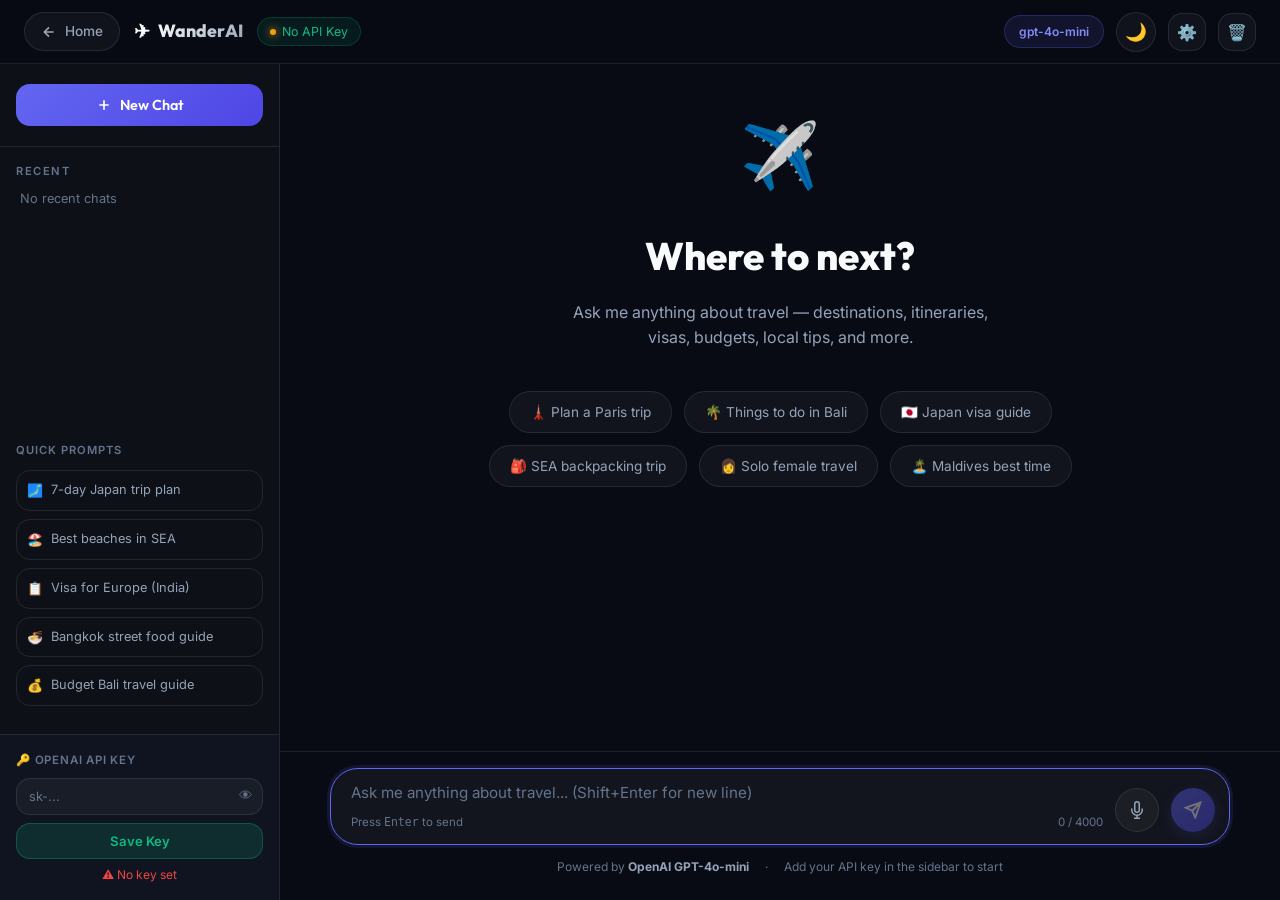
<file: chat.html>
<!DOCTYPE html>
<html lang="en">
<head>
  <meta charset="UTF-8" />
  <meta name="viewport" content="width=device-width, initial-scale=1.0" />
  <title>WanderAI Chat — Your AI Travel Companion</title>
  <meta name="description" content="Chat with WanderAI — your intelligent GPT-4 travel assistant for personalized itineraries, tips, visa info and more." />
  <link rel="preconnect" href="https://fonts.googleapis.com" />
  <link rel="preconnect" href="https://fonts.gstatic.com" crossorigin />
  <link href="https://fonts.googleapis.com/css2?family=Outfit:wght@300;400;500;600;700;800;900&family=Inter:wght@300;400;500;600&display=swap" rel="stylesheet" />
  <link rel="stylesheet" href="style.css" />
  <link rel="stylesheet" href="chat.css" />
</head>
<body class="chat-page">

  <nav class="chat-navbar">
    <div class="chat-nav-left">
      <a href="index.html" class="back-btn" id="back-btn">
        <svg width="16" height="16" viewBox="0 0 24 24" fill="none" stroke="currentColor" stroke-width="2.5"><path d="M19 12H5M12 5l-7 7 7 7"/></svg>
        Home
      </a>
      <a href="index.html" class="chat-brand">
        <span class="logo-icon">✈</span>
        <span class="logo-text">WanderAI</span>
      </a>
      <div class="ai-status" id="ai-status">
        <div class="status-dot"></div>
        GPT-4 Online
      </div>
    </div>
    <div class="chat-nav-right">
      <span class="model-badge" id="model-badge">gpt-4o-mini</span>
      <button class="theme-toggle" id="theme-toggle" title="Toggle theme" aria-label="Toggle light/dark mode">🌙</button>
      <button class="icon-btn" id="settings-btn" title="Settings" aria-label="Open settings">
        ⚙️
      </button>
      <button class="icon-btn danger" id="clear-btn" title="Clear Chat" aria-label="Clear conversation">
        🗑️
      </button>
    </div>
  </nav>

  <!-- ══ LAYOUT ══ -->
  <div class="chat-layout">

    <!-- ── SIDEBAR ── -->
    <aside class="chat-sidebar" id="chat-sidebar">

      <div class="sidebar-top">
        <button class="new-chat-btn" id="new-chat-btn">
          <svg width="16" height="16" viewBox="0 0 24 24" fill="none" stroke="currentColor" stroke-width="2.5"><path d="M12 5v14M5 12h14"/></svg>
          New Chat
        </button>
      </div>

      <p class="sidebar-section-label">Recent</p>
      <div class="sidebar-chats" id="sidebar-chats">
        <!-- History populated by JS -->
      </div>

      <div class="sidebar-quick-prompts">
        <div class="quick-prompt-label">Quick Prompts</div>
        <div class="quick-prompt-item" data-prompt="Plan a 7-day trip to Japan with a budget of $2000">
          <span class="qp-icon">🗾</span>
          7-day Japan trip plan
        </div>
        <div class="quick-prompt-item" data-prompt="What are the top 5 most beautiful beaches in Southeast Asia?">
          <span class="qp-icon">🏖️</span>
          Best beaches in SEA
        </div>
        <div class="quick-prompt-item" data-prompt="What visa do I need to visit Europe as an Indian citizen?">
          <span class="qp-icon">📋</span>
          Visa for Europe (India)
        </div>
        <div class="quick-prompt-item" data-prompt="What are the must-try street foods in Bangkok, Thailand?">
          <span class="qp-icon">🍜</span>
          Bangkok street food guide
        </div>
        <div class="quick-prompt-item" data-prompt="Give me a budget travel guide for Bali, Indonesia">
          <span class="qp-icon">💰</span>
          Budget Bali travel guide
        </div>
      </div>

      <div class="sidebar-api-section">
        <div class="api-input-label">
          🔑 OpenAI API Key
        </div>
        <div class="api-key-wrap">
          <input
            type="password"
            id="api-key-input"
            placeholder="sk-..."
            autocomplete="off"
            spellcheck="false"
          />
          <button class="api-toggle-vis" id="api-toggle-vis" title="Show/hide key">👁</button>
        </div>
        <button class="api-save-btn" id="api-save-btn">Save Key</button>
        <div class="api-key-status" id="api-key-status">No key set</div>
      </div>

    </aside>

    <!-- ── MAIN ── -->
    <main class="chat-main" id="chat-main">

      <!-- Welcome Screen -->
      <div class="chat-welcome" id="chat-welcome">
        <div class="welcome-icon">✈️</div>
        <h1 class="welcome-title">Where to next?</h1>
        <p class="welcome-sub">
          Ask me anything about travel — destinations, itineraries, visas, budgets, local tips, and more.
        </p>
        <div class="welcome-suggestions" id="welcome-suggestions">
          <button class="suggestion-chip" data-msg="Plan a romantic 5-day trip to Paris for two people">
            🗼 Plan a Paris trip
          </button>
          <button class="suggestion-chip" data-msg="What are the best things to do in Bali, Indonesia?">
            🌴 Things to do in Bali
          </button>
          <button class="suggestion-chip" data-msg="What visa do I need to visit Japan from the USA?">
            🇯🇵 Japan visa guide
          </button>
          <button class="suggestion-chip" data-msg="Give me a 10-day Southeast Asia backpacking itinerary under $1500">
            🎒 SEA backpacking trip
          </button>
          <button class="suggestion-chip" data-msg="What are the safest countries to travel solo as a woman?">
            👩 Solo female travel
          </button>
          <button class="suggestion-chip" data-msg="What's the best time to visit the Maldives?">
            🏝️ Maldives best time
          </button>
        </div>
      </div>

      <!-- Messages Container -->
      <div class="chat-messages" id="chat-messages"></div>

      <!-- Input Area -->
      <div class="chat-input-area">
        <div class="input-wrap" id="input-wrap">
          <div class="input-left">
            <textarea
              id="chat-input"
              placeholder="Ask me anything about travel... (Shift+Enter for new line)"
              rows="1"
              maxlength="4000"
              autocomplete="off"
              spellcheck="true"
            ></textarea>
            <div class="input-footer">
              <span class="input-hint">Press <kbd>Enter</kbd> to send</span>
              <span class="char-counter" id="char-counter">0 / 4000</span>
            </div>
          </div>
          <button class="voice-btn" id="voice-btn" title="Voice input" aria-label="Start voice input">
            <svg width="18" height="18" viewBox="0 0 24 24" fill="none" stroke="currentColor" stroke-width="2">
              <path d="M12 1a3 3 0 0 0-3 3v8a3 3 0 0 0 6 0V4a3 3 0 0 0-3-3z"/>
              <path d="M19 10v2a7 7 0 0 1-14 0v-2"/>
              <line x1="12" y1="19" x2="12" y2="23"/>
              <line x1="8" y1="23" x2="16" y2="23"/>
            </svg>
          </button>
          <button class="send-btn" id="send-btn" disabled aria-label="Send message">
            <svg width="18" height="18" viewBox="0 0 24 24" fill="none" stroke="currentColor" stroke-width="2.5"><path d="M22 2L11 13M22 2L15 22l-4-9-9-4 20-7z"/></svg>
          </button>
        </div>
        <div class="input-meta">
          <span>Powered by <strong>OpenAI GPT-4o-mini</strong></span>
          <span>·</span>
          <span>Add your API key in the sidebar to start</span>
        </div>
      </div>

    </main>
  </div>

  <!-- ══ SETTINGS MODAL ══ -->
  <div class="modal-overlay" id="settings-modal" role="dialog" aria-modal="true" aria-labelledby="modal-title">
    <div class="modal">
      <div class="modal-header">
        <h3 id="modal-title">⚙️ Chat Settings</h3>
        <button class="modal-close" id="modal-close" aria-label="Close settings">✕</button>
      </div>
      <div class="modal-field">
        <label for="modal-api-key">OpenAI API Key</label>
        <input type="password" id="modal-api-key" placeholder="sk-..." autocomplete="off" />
      </div>
      <div class="modal-field">
        <label for="modal-model">AI Model</label>
        <select id="modal-model">
          <option value="gpt-4o-mini">GPT-4o Mini (Fast & Affordable)</option>
          <option value="gpt-4o">GPT-4o (Most Capable)</option>
          <option value="gpt-4-turbo">GPT-4 Turbo</option>
          <option value="gpt-3.5-turbo">GPT-3.5 Turbo (Fastest)</option>
        </select>
      </div>
      <div class="modal-field">
        <label for="modal-temp">Response Style</label>
        <select id="modal-temp">
          <option value="0.4">Conservative (More factual)</option>
          <option value="0.7" selected>Balanced</option>
          <option value="1.0">Creative (More varied)</option>
        </select>
      </div>
      <div class="modal-actions">
        <button class="modal-btn-cancel" id="modal-cancel">Cancel</button>
        <button class="modal-btn-save" id="modal-save">Save Settings</button>
      </div>
    </div>
  </div>

  <!-- ══ TOAST CONTAINER ══ -->
  <div class="toast-container" id="toast-container"></div>

  <script src="chat.js"></script>
</body>
</html>
</file>
<file: style.css>
/* ═══════════════════════════════════════════════
   WanderAI — Global Styles & Design System
   ═══════════════════════════════════════════════ */

/* ── CSS VARIABLES ──────────────────────────── */
:root {
  --primary:       #6366f1;
  --primary-dark:  #4f46e5;
  --primary-light: #818cf8;
  --accent:        #f59e0b;
  --accent2:       #ec4899;
  --success:       #10b981;

  --bg:            #080b14;
  --bg2:           #0d1117;
  --bg3:           #111827;
  --surface:       rgba(255,255,255,0.04);
  --surface-hover: rgba(255,255,255,0.08);
  --border:        rgba(255,255,255,0.09);
  --border-active: rgba(99,102,241,0.5);

  --text:          #f8fafc;
  --text-muted:    #94a3b8;
  --text-dim:      #64748b;

  --font-display:  'Outfit', sans-serif;
  --font-body:     'Inter', sans-serif;

  --radius:        14px;
  --radius-lg:     20px;
  --radius-xl:     28px;
  --shadow:        0 4px 24px rgba(0,0,0,0.35);
  --shadow-glow:   0 0 40px rgba(99,102,241,0.25);

  --transition:    all 0.3s cubic-bezier(0.4, 0, 0.2, 1);
  --spring:        all 0.5s cubic-bezier(0.34, 1.56, 0.64, 1);
}

/* ── LIGHT THEME ────────────────────────────── */
body.light {
  --bg:            #f0f4ff;
  --bg2:           #e8edf8;
  --bg3:           #dde4f5;
  --surface:       rgba(99,102,241,0.06);
  --surface-hover: rgba(99,102,241,0.1);
  --border:        rgba(99,102,241,0.18);
  --border-active: rgba(99,102,241,0.5);
  --text:          #1e1b4b;
  --text-muted:    #4c4f7a;
  --text-dim:      #7b7fa8;
  --shadow:        0 4px 24px rgba(99,102,241,0.15);
  --shadow-glow:   0 0 40px rgba(99,102,241,0.2);
}
body.light .hero-bg-img { filter: brightness(0.55) saturate(1.2); }
body.light .hero-overlay {
  background: linear-gradient(160deg, rgba(240,244,255,0.5) 0%, rgba(230,235,255,0.2) 40%, rgba(240,244,255,0.65) 100%);
}
body.light .navbar.scrolled { background: rgba(240,244,255,0.9); }
body.light .chat-navbar { background: rgba(240,244,255,0.95); }
body.light ::-webkit-scrollbar-track { background: var(--bg2); }

/* Theme toggle button */
.theme-toggle {
  width: 40px; height: 40px;
  border-radius: 50%;
  border: 1px solid var(--border);
  background: var(--surface);
  color: var(--text-muted);
  display: flex;
  align-items: center;
  justify-content: center;
  cursor: pointer;
  transition: var(--transition);
  font-size: 1.1rem;
  flex-shrink: 0;
}
.theme-toggle:hover { border-color: var(--primary); color: var(--primary); background: rgba(99,102,241,0.1); }

/* ── RESET & BASE ───────────────────────────── */
*, *::before, *::after { box-sizing: border-box; margin: 0; padding: 0; }
html { scroll-behavior: smooth; font-size: 16px; }
body {
  background: var(--bg);
  color: var(--text);
  font-family: var(--font-body);
  line-height: 1.6;
  overflow-x: hidden;
  -webkit-font-smoothing: antialiased;
}
a { color: inherit; text-decoration: none; }
img { display: block; max-width: 100%; }
button { font-family: inherit; cursor: pointer; border: none; background: none; }
ul { list-style: none; }

/* ── SCROLLBAR ──────────────────────────────── */
::-webkit-scrollbar { width: 6px; }
::-webkit-scrollbar-track { background: var(--bg2); }
::-webkit-scrollbar-thumb { background: var(--primary-dark); border-radius: 999px; }

/* ── UTILITY ────────────────────────────────── */
.container { max-width: 1200px; margin: 0 auto; padding: 0 24px; }
.hidden { display: none !important; }
.gradient-text {
  background: linear-gradient(135deg, var(--primary-light) 0%, var(--accent2) 100%);
  -webkit-background-clip: text;
  -webkit-text-fill-color: transparent;
  background-clip: text;
}
.section { padding: 100px 0; }
.section-header { text-align: center; margin-bottom: 60px; }
.section-tag {
  display: inline-block;
  padding: 6px 18px;
  background: rgba(99,102,241,0.15);
  border: 1px solid rgba(99,102,241,0.3);
  border-radius: 999px;
  font-size: 12px;
  font-weight: 600;
  letter-spacing: 1.5px;
  text-transform: uppercase;
  color: var(--primary-light);
  margin-bottom: 16px;
}
.section-title {
  font-family: var(--font-display);
  font-size: clamp(2rem, 4vw, 3rem);
  font-weight: 800;
  line-height: 1.2;
  margin-bottom: 16px;
}
.section-sub {
  color: var(--text-muted);
  font-size: 1.1rem;
  max-width: 560px;
  margin: 0 auto;
}

/* ── BUTTONS ────────────────────────────────── */
.btn-primary {
  display: inline-flex;
  align-items: center;
  gap: 10px;
  padding: 16px 32px;
  background: linear-gradient(135deg, var(--primary) 0%, var(--primary-dark) 100%);
  color: #fff;
  font-family: var(--font-display);
  font-size: 1rem;
  font-weight: 600;
  border-radius: 999px;
  border: none;
  cursor: pointer;
  transition: var(--transition);
  position: relative;
  overflow: hidden;
  box-shadow: 0 4px 24px rgba(99,102,241,0.4);
}
.btn-primary::before {
  content: '';
  position: absolute;
  inset: 0;
  background: linear-gradient(135deg, var(--primary-light), var(--accent2));
  opacity: 0;
  transition: opacity 0.3s;
}
.btn-primary:hover::before { opacity: 1; }
.btn-primary:hover { transform: translateY(-3px); box-shadow: 0 8px 40px rgba(99,102,241,0.55); }
.btn-primary:active { transform: translateY(-1px); }
.btn-primary span, .btn-primary svg { position: relative; z-index: 1; }

.btn-ghost {
  display: inline-flex;
  align-items: center;
  gap: 10px;
  padding: 15px 28px;
  border: 1px solid var(--border);
  border-radius: 999px;
  font-family: var(--font-display);
  font-size: 0.95rem;
  font-weight: 500;
  color: var(--text-muted);
  transition: var(--transition);
  backdrop-filter: blur(8px);
  background: rgba(255,255,255,0.03);
}
.btn-ghost:hover {
  border-color: var(--primary);
  color: var(--text);
  background: rgba(99,102,241,0.1);
  transform: translateY(-2px);
}

.btn-nav-cta {
  padding: 10px 22px;
  background: linear-gradient(135deg, var(--primary), var(--primary-dark));
  color: #fff;
  font-family: var(--font-display);
  font-size: 0.9rem;
  font-weight: 600;
  border-radius: 999px;
  transition: var(--transition);
  box-shadow: 0 4px 16px rgba(99,102,241,0.3);
  white-space: nowrap;
}
.btn-nav-cta:hover { transform: translateY(-2px); box-shadow: 0 6px 24px rgba(99,102,241,0.5); }

/* Theme toggle button */
.theme-toggle {
  width: 40px;
  height: 40px;
  border-radius: 50%;
  border: 1px solid var(--border);
  background: var(--surface);
  color: var(--text);
  font-size: 1.1rem;
  display: inline-flex;
  align-items: center;
  justify-content: center;
  cursor: pointer;
  transition: var(--transition);
  flex-shrink: 0;
  user-select: none;
}
.theme-toggle:hover {
  background: var(--surface-hover);
  border-color: var(--primary);
  transform: scale(1.08) rotate(12deg);
}
.theme-toggle:active {
  transform: scale(0.95);
}


/* ── NAVBAR ─────────────────────────────────── */
.navbar {
  position: fixed;
  top: 0; left: 0; right: 0;
  z-index: 1000;
  padding: 0 32px;
  transition: var(--transition);
}
.navbar.scrolled {
  background: rgba(8,11,20,0.85);
  backdrop-filter: blur(20px);
  -webkit-backdrop-filter: blur(20px);
  border-bottom: 1px solid var(--border);
  padding: 0 32px;
}
.nav-inner {
  max-width: 1200px;
  margin: 0 auto;
  height: 72px;
  display: flex;
  align-items: center;
  justify-content: space-between;
  gap: 32px;
}
.nav-logo {
  display: flex;
  align-items: center;
  gap: 10px;
  font-family: var(--font-display);
  font-size: 1.4rem;
  font-weight: 800;
}
.logo-icon { font-size: 1.5rem; }
.logo-text { background: linear-gradient(135deg, #fff, #94a3b8); -webkit-background-clip: text; -webkit-text-fill-color: transparent; background-clip: text; }
.nav-links {
  display: flex;
  align-items: center;
  gap: 32px;
  flex: 1;
  justify-content: center;
}
.nav-links a {
  font-size: 0.9rem;
  font-weight: 500;
  color: var(--text-muted);
  transition: var(--transition);
  position: relative;
}
.nav-links a::after {
  content: '';
  position: absolute;
  bottom: -4px; left: 0; right: 0;
  height: 2px;
  background: var(--primary);
  transform: scaleX(0);
  transition: transform 0.3s;
}
.nav-links a:hover { color: var(--text); }
.nav-links a:hover::after { transform: scaleX(1); }
.hamburger { display: none; flex-direction: column; gap: 5px; padding: 4px; }
.hamburger span { display: block; width: 24px; height: 2px; background: var(--text); border-radius: 2px; transition: var(--transition); }

/* ── HERO ────────────────────────────────────── */
.hero {
  position: relative;
  min-height: 100vh;
  display: flex;
  align-items: center;
  justify-content: center;
  overflow: hidden;
}
.hero-bg-wrap { position: absolute; inset: 0; z-index: 0; }
.hero-bg-img { width: 100%; height: 100%; object-fit: cover; transform: scale(1.05); transition: transform 8s ease; filter: brightness(0.45) saturate(1.1); }
.hero-overlay {
  position: absolute; inset: 0;
  background: linear-gradient(
    160deg,
    rgba(8,11,20,0.6) 0%,
    rgba(8,11,20,0.3) 40%,
    rgba(8,11,20,0.7) 100%
  );
}

/* Particles */
.particles { position: absolute; inset: 0; z-index: 1; pointer-events: none; }
.particle {
  position: absolute;
  border-radius: 50%;
  background: rgba(99,102,241,0.5);
  animation: float-particle linear infinite;
}

@keyframes float-particle {
  0%   { transform: translateY(0) scale(1); opacity: 0; }
  10%  { opacity: 1; }
  90%  { opacity: 0.6; }
  100% { transform: translateY(-100vh) scale(0.3); opacity: 0; }
}

.hero-content {
  position: relative;
  z-index: 2;
  text-align: center;
  padding: 120px 24px 80px;
  max-width: 900px;
}
.hero-badge {
  display: inline-flex;
  align-items: center;
  gap: 8px;
  padding: 8px 20px;
  background: rgba(99,102,241,0.15);
  border: 1px solid rgba(99,102,241,0.35);
  border-radius: 999px;
  font-size: 12px;
  font-weight: 600;
  letter-spacing: 1px;
  text-transform: uppercase;
  color: var(--primary-light);
  margin-bottom: 24px;
  backdrop-filter: blur(8px);
}
.badge-dot {
  width: 7px; height: 7px;
  border-radius: 50%;
  background: var(--success);
  box-shadow: 0 0 8px var(--success);
  animation: pulse-dot 2s infinite;
}
@keyframes pulse-dot {
  0%, 100% { transform: scale(1); box-shadow: 0 0 8px var(--success); }
  50% { transform: scale(1.3); box-shadow: 0 0 16px var(--success); }
}

.hero-title {
  font-family: var(--font-display);
  font-size: clamp(3rem, 7vw, 5.5rem);
  font-weight: 900;
  line-height: 1.1;
  margin-bottom: 24px;
  letter-spacing: -1px;
  text-shadow: 0 2px 20px rgba(0,0,0,0.4);
}
.hero-sub {
  font-size: clamp(1rem, 2vw, 1.2rem);
  color: rgba(248,250,252,0.78);
  margin-bottom: 40px;
  max-width: 680px;
  margin-left: auto; margin-right: auto;
  line-height: 1.7;
}
.br-desktop { display: inline; }
.hero-actions {
  display: flex;
  align-items: center;
  justify-content: center;
  gap: 16px;
  flex-wrap: wrap;
  margin-bottom: 56px;
}
.hero-stats {
  display: flex;
  align-items: center;
  justify-content: center;
  gap: 0;
  background: rgba(255,255,255,0.06);
  border: 1px solid var(--border);
  border-radius: var(--radius-lg);
  padding: 20px 40px;
  backdrop-filter: blur(12px);
  max-width: 520px;
  margin: 0 auto;
}
.stat { text-align: center; padding: 0 28px; }
.stat-num {
  font-family: var(--font-display);
  font-size: 1.8rem;
  font-weight: 800;
  color: var(--primary-light);
}
.stat-suffix { font-size: 1.4rem; font-weight: 700; color: var(--accent); }
.stat p { font-size: 0.75rem; color: var(--text-muted); margin-top: 2px; text-transform: uppercase; letter-spacing: 0.5px; }
.stat-divider { width: 1px; height: 40px; background: var(--border); }
.hero-scroll-hint {
  position: absolute;
  bottom: 36px; left: 50%;
  transform: translateX(-50%);
  z-index: 2;
  display: flex;
  flex-direction: column;
  align-items: center;
  gap: 8px;
  color: var(--text-dim);
  font-size: 11px;
  letter-spacing: 1px;
  text-transform: uppercase;
  animation: fade-in-up 1s 1.5s both;
}
.scroll-arrow {
  width: 20px; height: 20px;
  border-right: 2px solid var(--text-dim);
  border-bottom: 2px solid var(--text-dim);
  transform: rotate(45deg);
  animation: bounce-arrow 1.5s infinite;
}
@keyframes bounce-arrow {
  0%, 100% { transform: rotate(45deg) translateY(0); }
  50% { transform: rotate(45deg) translateY(6px); }
}

/* ── REVEAL ANIMATIONS ──────────────────────── */
.reveal-up {
  opacity: 0;
  transform: translateY(40px);
  transition: opacity 0.7s ease, transform 0.7s ease;
}
.reveal-up.visible {
  opacity: 1;
  transform: translateY(0);
}
.reveal-up:nth-child(1) { transition-delay: 0.1s; }
.reveal-up:nth-child(2) { transition-delay: 0.2s; }
.reveal-up:nth-child(3) { transition-delay: 0.3s; }
.reveal-up:nth-child(4) { transition-delay: 0.4s; }
.reveal-up:nth-child(5) { transition-delay: 0.5s; }
.reveal-up:nth-child(6) { transition-delay: 0.6s; }

@keyframes fade-in-up {
  from { opacity: 0; transform: translateY(20px); }
  to   { opacity: 1; transform: translateY(0); }
}

/* ── FEATURES ────────────────────────────────── */
.features-section { background: var(--bg2); }
.features-grid {
  display: grid;
  grid-template-columns: repeat(3, 1fr);
  gap: 24px;
}
.feature-card {
  background: var(--surface);
  border: 1px solid var(--border);
  border-radius: var(--radius-lg);
  padding: 32px 28px;
  transition: var(--transition);
  opacity: 0;
  transform: translateY(30px);
  position: relative;
  overflow: hidden;
}
.feature-card::before {
  content: '';
  position: absolute;
  top: 0; left: 0; right: 0; height: 2px;
  background: linear-gradient(90deg, transparent, var(--icon-color, var(--primary)), transparent);
  opacity: 0;
  transition: opacity 0.3s;
}
.feature-card:hover { transform: translateY(-6px) !important; border-color: var(--border-active); background: var(--surface-hover); box-shadow: var(--shadow-glow); }
.feature-card:hover::before { opacity: 1; }
.feature-card.visible { opacity: 1; transform: translateY(0); }
.feature-icon {
  width: 54px; height: 54px;
  border-radius: var(--radius);
  background: color-mix(in srgb, var(--icon-color, var(--primary)) 15%, transparent);
  border: 1px solid color-mix(in srgb, var(--icon-color, var(--primary)) 30%, transparent);
  display: flex;
  align-items: center;
  justify-content: center;
  color: var(--icon-color, var(--primary));
  margin-bottom: 20px;
  transition: var(--transition);
}
.feature-card:hover .feature-icon { transform: scale(1.1) rotate(5deg); }
.feature-card h3 { font-family: var(--font-display); font-size: 1.1rem; font-weight: 700; margin-bottom: 10px; }
.feature-card p { color: var(--text-muted); font-size: 0.9rem; line-height: 1.65; }

/* ── DESTINATIONS ────────────────────────────── */
.destinations-section { background: var(--bg); }
.dest-grid {
  display: grid;
  grid-template-columns: repeat(3, 1fr);
  gap: 24px;
}
.dest-card {
  background: var(--surface);
  border: 1px solid var(--border);
  border-radius: var(--radius-lg);
  overflow: hidden;
  transition: var(--transition);
  position: relative;
}
.dest-card:hover { transform: translateY(-8px); box-shadow: var(--shadow); border-color: var(--border-active); }
.dest-img-wrap { height: 160px; overflow: hidden; }
.dest-img {
  width: 100%;
  height: 100%;
  display: flex;
  align-items: center;
  justify-content: center;
  transition: transform 0.5s ease;
}
.dest-card:hover .dest-img { transform: scale(1.08); }
.dest-emoji { font-size: 4rem; filter: drop-shadow(0 4px 16px rgba(0,0,0,0.4)); }
.dest-info { padding: 16px 20px 8px; }
.dest-info h4 { font-family: var(--font-display); font-size: 1.1rem; font-weight: 700; }
.dest-info p { color: var(--text-muted); font-size: 0.85rem; margin-top: 2px; }
.dest-btn {
  display: inline-flex;
  margin: 8px 20px 16px;
  padding: 8px 18px;
  background: rgba(99,102,241,0.12);
  border: 1px solid rgba(99,102,241,0.25);
  border-radius: 999px;
  font-size: 0.82rem;
  font-weight: 600;
  color: var(--primary-light);
  transition: var(--transition);
}
.dest-btn:hover { background: var(--primary); color: #fff; border-color: var(--primary); }

/* ── HOW IT WORKS ────────────────────────────── */
.hiw-section { background: var(--bg2); }
.hiw-steps {
  display: flex;
  align-items: flex-start;
  justify-content: center;
  gap: 0;
  margin-bottom: 56px;
}
.hiw-step {
  flex: 1;
  text-align: center;
  padding: 40px 32px;
  background: var(--surface);
  border: 1px solid var(--border);
  border-radius: var(--radius-xl);
  transition: var(--transition);
  position: relative;
}
.hiw-step:hover { border-color: var(--border-active); transform: translateY(-4px); }
.step-number {
  font-family: var(--font-display);
  font-size: 4rem;
  font-weight: 900;
  color: rgba(99,102,241,0.1);
  line-height: 1;
  margin-bottom: -10px;
}
.step-icon { font-size: 2.5rem; margin-bottom: 16px; }
.hiw-step h3 { font-family: var(--font-display); font-size: 1.1rem; font-weight: 700; margin-bottom: 10px; }
.hiw-step p { color: var(--text-muted); font-size: 0.9rem; line-height: 1.65; }
.hiw-connector {
  display: flex;
  align-items: center;
  padding: 0 8px;
  margin-top: 80px;
}
.hiw-connector span {
  display: block;
  width: 60px;
  height: 2px;
  background: linear-gradient(90deg, var(--primary), var(--accent2));
  border-radius: 2px;
  position: relative;
}
.hiw-connector span::after {
  content: '→';
  position: absolute;
  right: -12px;
  top: -9px;
  color: var(--accent2);
  font-size: 1rem;
}
.hiw-cta { text-align: center; }

/* ── TESTIMONIALS ────────────────────────────── */
.testimonials-section { background: var(--bg); }
.testimonials-carousel { position: relative; overflow: hidden; }
.testimonials-track {
  display: flex;
  gap: 24px;
  transition: transform 0.5s cubic-bezier(0.4, 0, 0.2, 1);
}
.testimonial-card {
  flex: 0 0 calc(50% - 12px);
  background: var(--surface);
  border: 1px solid var(--border);
  border-radius: var(--radius-xl);
  padding: 36px;
  transition: var(--transition);
}
.testimonial-card:hover { border-color: var(--border-active); transform: translateY(-4px); }
.stars { color: var(--accent); font-size: 1.1rem; margin-bottom: 16px; letter-spacing: 2px; }
.testimonial-card p { color: rgba(248,250,252,0.8); font-size: 0.95rem; line-height: 1.7; margin-bottom: 24px; font-style: italic; }
.testimonial-author { display: flex; align-items: center; gap: 14px; }
.author-avatar {
  width: 44px; height: 44px;
  border-radius: 50%;
  background: linear-gradient(135deg, var(--primary), var(--accent2));
  display: flex;
  align-items: center;
  justify-content: center;
  font-weight: 700;
  font-size: 0.85rem;
  flex-shrink: 0;
}
.testimonial-author strong { display: block; font-size: 0.95rem; }
.testimonial-author span { color: var(--text-muted); font-size: 0.8rem; }
.carousel-dots {
  display: flex;
  justify-content: center;
  gap: 8px;
  margin-top: 32px;
}
.dot {
  width: 8px; height: 8px;
  border-radius: 50%;
  background: var(--border);
  transition: var(--transition);
  cursor: pointer;
}
.dot.active { background: var(--primary); width: 24px; border-radius: 4px; }

/* ── CTA BANNER ─────────────────────────────── */
.cta-banner {
  position: relative;
  padding: 120px 24px;
  text-align: center;
  overflow: hidden;
  background: var(--bg2);
}
.cta-glow {
  position: absolute;
  top: 50%; left: 50%;
  transform: translate(-50%, -50%);
  width: 600px; height: 400px;
  background: radial-gradient(ellipse, rgba(99,102,241,0.2) 0%, transparent 70%);
  pointer-events: none;
}
.cta-banner h2 {
  font-family: var(--font-display);
  font-size: clamp(2rem, 4vw, 3.5rem);
  font-weight: 900;
  margin-bottom: 16px;
}
.cta-banner p { color: var(--text-muted); font-size: 1.1rem; margin-bottom: 40px; }
.btn-cta-lg {
  display: inline-flex;
  align-items: center;
  gap: 12px;
  padding: 20px 48px;
  background: linear-gradient(135deg, var(--primary), var(--accent2));
  color: #fff;
  font-family: var(--font-display);
  font-size: 1.1rem;
  font-weight: 700;
  border-radius: 999px;
  transition: var(--transition);
  box-shadow: 0 8px 40px rgba(99,102,241,0.45);
}
.btn-cta-lg:hover { transform: translateY(-4px) scale(1.02); box-shadow: 0 16px 60px rgba(99,102,241,0.6); }

/* ── FOOTER ──────────────────────────────────── */
.footer { background: var(--bg); border-top: 1px solid var(--border); padding: 60px 0 0; }
.footer-inner {
  display: flex;
  justify-content: space-between;
  gap: 60px;
  padding-bottom: 48px;
}
.footer-brand { max-width: 260px; }
.footer-brand .logo-icon { font-size: 1.5rem; }
.footer-brand .logo-text { font-family: var(--font-display); font-size: 1.3rem; font-weight: 800; }
.footer-brand p { color: var(--text-muted); font-size: 0.85rem; margin-top: 12px; line-height: 1.6; }
.footer-links { display: flex; gap: 60px; }
.footer-links > div { display: flex; flex-direction: column; gap: 10px; }
.footer-links h5 { font-size: 0.8rem; font-weight: 600; letter-spacing: 1px; text-transform: uppercase; color: var(--text-muted); margin-bottom: 4px; }
.footer-links a { color: var(--text-dim); font-size: 0.88rem; transition: color 0.2s; }
.footer-links a:hover { color: var(--text); }
.footer-bottom { border-top: 1px solid var(--border); padding: 20px 24px; text-align: center; }
.footer-bottom p { color: var(--text-dim); font-size: 0.82rem; }

/* ── RESPONSIVE ──────────────────────────────── */
@media (max-width: 1024px) {
  .features-grid { grid-template-columns: repeat(2, 1fr); }
  .dest-grid { grid-template-columns: repeat(2, 1fr); }
  .hiw-steps { flex-direction: column; align-items: center; }
  .hiw-connector { transform: rotate(90deg); margin: 0; }
  .hiw-step { max-width: 400px; width: 100%; }
  .testimonial-card { flex: 0 0 calc(100% - 0px); }
}

@media (max-width: 768px) {
  .nav-links { display: none; }
  .hamburger { display: flex; }
  .nav-links.open {
    display: flex;
    flex-direction: column;
    position: fixed;
    top: 72px; left: 0; right: 0;
    background: rgba(8,11,20,0.97);
    backdrop-filter: blur(20px);
    padding: 24px 32px 32px;
    border-bottom: 1px solid var(--border);
  }
  .features-grid { grid-template-columns: 1fr; }
  .dest-grid { grid-template-columns: repeat(2, 1fr); }
  .hero-stats { padding: 16px 20px; }
  .stat { padding: 0 16px; }
  .footer-inner { flex-direction: column; gap: 40px; }
  .footer-links { flex-wrap: wrap; gap: 40px; }
  .br-desktop { display: none; }
}

@media (max-width: 480px) {
  .dest-grid { grid-template-columns: 1fr; }
  .hero-actions { flex-direction: column; }
  .hero-stats { flex-direction: column; gap: 16px; }
  .stat-divider { width: 80px; height: 1px; }
  .cta-banner { padding: 80px 24px; }
}
</file>
<file: chat.css>
/* ═══════════════════════════════════════════════
   WanderAI — Chat Interface Styles
   ═══════════════════════════════════════════════ */

/* ── CHAT PAGE BODY ─────────────────────────── */
body.chat-page {
  background: var(--bg);
  height: 100dvh;
  display: flex;
  flex-direction: column;
  overflow: hidden;
}

/* ── CHAT NAVBAR ─────────────────────────────── */
.chat-navbar {
  display: flex;
  align-items: center;
  justify-content: space-between;
  padding: 0 24px;
  height: 64px;
  border-bottom: 1px solid var(--border);
  background: rgba(8,11,20,0.92);
  backdrop-filter: blur(20px);
  flex-shrink: 0;
  z-index: 100;
}
.chat-nav-left {
  display: flex;
  align-items: center;
  gap: 14px;
}
.back-btn {
  display: flex;
  align-items: center;
  gap: 8px;
  padding: 8px 16px;
  border: 1px solid var(--border);
  border-radius: 999px;
  font-size: 0.85rem;
  font-weight: 500;
  color: var(--text-muted);
  transition: var(--transition);
  background: var(--surface);
}
.back-btn:hover { border-color: var(--primary); color: var(--text); background: rgba(99,102,241,0.08); }
.chat-brand {
  display: flex;
  align-items: center;
  gap: 8px;
  font-family: var(--font-display);
  font-size: 1.1rem;
  font-weight: 800;
}
.chat-brand .logo-icon { font-size: 1.2rem; }
.chat-brand .logo-text { background: linear-gradient(135deg, #fff, #94a3b8); -webkit-background-clip: text; -webkit-text-fill-color: transparent; background-clip: text; }
.ai-status {
  display: flex;
  align-items: center;
  gap: 6px;
  font-size: 0.78rem;
  color: var(--success);
  background: rgba(16,185,129,0.1);
  border: 1px solid rgba(16,185,129,0.2);
  padding: 4px 12px;
  border-radius: 999px;
}
.status-dot {
  width: 6px; height: 6px;
  border-radius: 50%;
  background: var(--success);
  animation: pulse-dot 2s infinite;
}
.chat-nav-right { display: flex; align-items: center; gap: 12px; }
.icon-btn {
  width: 38px; height: 38px;
  border-radius: var(--radius);
  border: 1px solid var(--border);
  display: flex;
  align-items: center;
  justify-content: center;
  color: var(--text-muted);
  background: var(--surface);
  transition: var(--transition);
  font-size: 1rem;
  cursor: pointer;
}
.icon-btn:hover { border-color: var(--primary); color: var(--primary); }
.icon-btn.danger:hover { border-color: #ef4444; color: #ef4444; }
.model-badge {
  padding: 6px 14px;
  background: rgba(99,102,241,0.12);
  border: 1px solid rgba(99,102,241,0.25);
  border-radius: 999px;
  font-size: 0.75rem;
  font-weight: 600;
  color: var(--primary-light);
  white-space: nowrap;
}

/* ── MAIN LAYOUT ─────────────────────────────── */
.chat-layout {
  display: flex;
  flex: 1;
  overflow: hidden;
}

/* ── SIDEBAR ─────────────────────────────────── */
.chat-sidebar {
  width: 280px;
  border-right: 1px solid var(--border);
  display: flex;
  flex-direction: column;
  background: var(--bg2);
  flex-shrink: 0;
  transition: var(--transition);
  overflow: hidden;
}
.sidebar-top {
  padding: 20px 16px;
  border-bottom: 1px solid var(--border);
}
.new-chat-btn {
  width: 100%;
  display: flex;
  align-items: center;
  justify-content: center;
  gap: 8px;
  padding: 12px;
  background: linear-gradient(135deg, var(--primary), var(--primary-dark));
  border: none;
  border-radius: var(--radius);
  color: #fff;
  font-family: var(--font-display);
  font-size: 0.9rem;
  font-weight: 600;
  cursor: pointer;
  transition: var(--transition);
}
.new-chat-btn:hover { opacity: 0.9; transform: translateY(-1px); }
.sidebar-section-label {
  padding: 16px 16px 8px;
  font-size: 0.7rem;
  font-weight: 600;
  letter-spacing: 1.5px;
  text-transform: uppercase;
  color: var(--text-dim);
}
.sidebar-chats { flex: 1; overflow-y: auto; padding: 0 8px 16px; }
.chat-history-item {
  display: flex;
  align-items: center;
  gap: 10px;
  padding: 10px 12px;
  border-radius: var(--radius);
  cursor: pointer;
  transition: var(--transition);
  color: var(--text-muted);
  font-size: 0.85rem;
}
.chat-history-item:hover { background: var(--surface); color: var(--text); }
.chat-history-item.active { background: rgba(99,102,241,0.12); color: var(--primary-light); }
.chat-history-item svg { flex-shrink: 0; opacity: 0.6; }
.chat-history-item span { overflow: hidden; text-overflow: ellipsis; white-space: nowrap; }
.sidebar-quick-prompts { padding: 0 16px 20px; }
.quick-prompt-label {
  font-size: 0.7rem;
  font-weight: 600;
  letter-spacing: 1px;
  text-transform: uppercase;
  color: var(--text-dim);
  margin-bottom: 10px;
}
.quick-prompt-item {
  display: flex;
  align-items: flex-start;
  gap: 8px;
  padding: 10px;
  border: 1px solid var(--border);
  border-radius: var(--radius);
  cursor: pointer;
  transition: var(--transition);
  margin-bottom: 8px;
  font-size: 0.8rem;
  color: var(--text-muted);
  line-height: 1.4;
}
.quick-prompt-item:hover { border-color: var(--primary); color: var(--text); background: rgba(99,102,241,0.06); }
.qp-icon { flex-shrink: 0; margin-top: 1px; }
.sidebar-api-section {
  padding: 16px;
  border-top: 1px solid var(--border);
  background: rgba(99,102,241,0.04);
}
.api-input-label {
  font-size: 0.72rem;
  font-weight: 600;
  letter-spacing: 0.8px;
  text-transform: uppercase;
  color: var(--text-dim);
  margin-bottom: 8px;
  display: flex;
  align-items: center;
  gap: 6px;
}
.api-key-wrap { position: relative; }
#api-key-input {
  width: 100%;
  padding: 10px 38px 10px 12px;
  background: var(--surface);
  border: 1px solid var(--border);
  border-radius: var(--radius);
  color: var(--text);
  font-family: var(--font-body);
  font-size: 0.8rem;
  outline: none;
  transition: var(--transition);
}
#api-key-input:focus { border-color: var(--primary); background: rgba(99,102,241,0.05); }
#api-key-input::placeholder { color: var(--text-dim); }
.api-toggle-vis {
  position: absolute;
  right: 10px; top: 50%;
  transform: translateY(-50%);
  background: none;
  border: none;
  color: var(--text-dim);
  cursor: pointer;
  font-size: 0.85rem;
  line-height: 1;
  transition: var(--transition);
}
.api-toggle-vis:hover { color: var(--text); }
.api-save-btn {
  width: 100%;
  margin-top: 8px;
  padding: 9px;
  background: rgba(16,185,129,0.15);
  border: 1px solid rgba(16,185,129,0.3);
  border-radius: var(--radius);
  color: var(--success);
  font-size: 0.82rem;
  font-weight: 600;
  cursor: pointer;
  transition: var(--transition);
}
.api-save-btn:hover { background: rgba(16,185,129,0.25); }
.api-key-status {
  margin-top: 6px;
  font-size: 0.75rem;
  color: var(--text-dim);
  text-align: center;
}
.api-key-status.set { color: var(--success); }
.api-key-status.error { color: #ef4444; }

/* ── MAIN CHAT ───────────────────────────────── */
.chat-main {
  flex: 1;
  display: flex;
  flex-direction: column;
  overflow: hidden;
  position: relative;
}

/* Welcome screen */
.chat-welcome {
  flex: 1;
  display: flex;
  flex-direction: column;
  align-items: center;
  justify-content: center;
  padding: 40px 24px;
  text-align: center;
  transition: opacity 0.4s, transform 0.4s;
}
.chat-welcome.hidden {
  display: none !important;
}
.welcome-icon { font-size: 4rem; margin-bottom: 20px; animation: float-icon 3s ease-in-out infinite; }
@keyframes float-icon { 0%, 100% { transform: translateY(0); } 50% { transform: translateY(-10px); } }
.welcome-title {
  font-family: var(--font-display);
  font-size: clamp(1.8rem, 3vw, 2.5rem);
  font-weight: 800;
  margin-bottom: 12px;
}
.welcome-sub { color: var(--text-muted); font-size: 1rem; max-width: 420px; line-height: 1.6; margin-bottom: 40px; }
.welcome-suggestions { display: flex; flex-wrap: wrap; gap: 12px; justify-content: center; max-width: 700px; }
.suggestion-chip {
  padding: 12px 20px;
  background: var(--surface);
  border: 1px solid var(--border);
  border-radius: 999px;
  font-size: 0.85rem;
  color: var(--text-muted);
  cursor: pointer;
  transition: var(--transition);
  display: flex;
  align-items: center;
  gap: 8px;
}
.suggestion-chip:hover { border-color: var(--primary); color: var(--text); background: rgba(99,102,241,0.08); transform: translateY(-2px); }

/* Messages */
.chat-messages {
  flex: 1;
  overflow-y: auto;
  padding: 24px;
  display: flex;
  flex-direction: column;
  gap: 20px;
  scroll-behavior: smooth;
}
.chat-messages:empty + .chat-welcome,
.chat-messages.empty-msgs { display: none; }

.msg {
  display: flex;
  gap: 14px;
  align-items: flex-start;
  animation: msg-in 0.4s cubic-bezier(0.34, 1.56, 0.64, 1) both;
}
@keyframes msg-in {
  from { opacity: 0; transform: translateY(16px) scale(0.97); }
  to   { opacity: 1; transform: translateY(0) scale(1); }
}
.msg.user { flex-direction: row-reverse; }

.msg-avatar {
  width: 38px; height: 38px;
  border-radius: 50%;
  display: flex;
  align-items: center;
  justify-content: center;
  font-size: 1rem;
  flex-shrink: 0;
  font-weight: 700;
}
.msg.ai .msg-avatar { background: linear-gradient(135deg, var(--primary), var(--accent2)); }
.msg.user .msg-avatar { background: linear-gradient(135deg, #1e293b, #334155); border: 1px solid var(--border); }

.msg-bubble {
  max-width: 70%;
  padding: 16px 20px;
  border-radius: var(--radius-lg);
  font-size: 0.93rem;
  line-height: 1.7;
  position: relative;
}
.msg.ai .msg-bubble {
  background: var(--surface);
  border: 1px solid var(--border);
  border-top-left-radius: 4px;
}
.msg.user .msg-bubble {
  background: linear-gradient(135deg, var(--primary), var(--primary-dark));
  color: #fff;
  border-top-right-radius: 4px;
}
.msg-bubble p { margin: 0; }
.msg-bubble p + p { margin-top: 10px; }
.msg-bubble strong { color: var(--primary-light); }
.msg.user .msg-bubble strong { color: rgba(255,255,255,0.9); }
.msg-bubble h3 { font-family: var(--font-display); font-size: 1rem; font-weight: 700; margin-bottom: 8px; color: var(--text); }
.msg.user .msg-bubble h3 { color: #fff; }
.msg-bubble ul, .msg-bubble ol { padding-left: 18px; margin: 8px 0; }
.msg-bubble li { margin: 4px 0; }
.msg-bubble code { background: rgba(99,102,241,0.12); padding: 2px 6px; border-radius: 4px; font-size: 0.85em; font-family: 'Courier New', monospace; }
.msg-bubble pre { background: rgba(0,0,0,0.3); border: 1px solid var(--border); border-radius: var(--radius); padding: 14px; overflow-x: auto; margin: 10px 0; }
.msg-bubble pre code { background: none; padding: 0; }

.msg-time {
  font-size: 0.7rem;
  color: var(--text-dim);
  margin-top: 4px;
  padding: 0 4px;
}
.msg.user .msg-time { text-align: right; }

/* Typing indicator */
.typing-indicator {
  display: flex;
  gap: 14px;
  align-items: center;
  animation: msg-in 0.3s ease both;
}
.typing-bubble {
  background: var(--surface);
  border: 1px solid var(--border);
  border-radius: var(--radius-lg);
  border-top-left-radius: 4px;
  padding: 16px 20px;
  display: flex;
  align-items: center;
  gap: 6px;
}
.typing-dot {
  width: 8px; height: 8px;
  border-radius: 50%;
  background: var(--primary);
  animation: typing-bounce 1.2s infinite ease-in-out;
}
.typing-dot:nth-child(1) { animation-delay: 0s; }
.typing-dot:nth-child(2) { animation-delay: 0.2s; }
.typing-dot:nth-child(3) { animation-delay: 0.4s; }
@keyframes typing-bounce {
  0%, 80%, 100% { transform: translateY(0); opacity: 0.5; }
  40% { transform: translateY(-8px); opacity: 1; }
}

/* Msg actions */
.msg-actions {
  display: flex;
  gap: 6px;
  margin-top: 8px;
  opacity: 0;
  transition: opacity 0.2s;
}
.msg:hover .msg-actions { opacity: 1; }
.msg-action-btn {
  display: flex;
  align-items: center;
  gap: 4px;
  padding: 4px 10px;
  background: var(--surface);
  border: 1px solid var(--border);
  border-radius: 999px;
  font-size: 0.72rem;
  color: var(--text-muted);
  cursor: pointer;
  transition: var(--transition);
}
.msg-action-btn:hover { border-color: var(--primary); color: var(--primary); }

/* ── INPUT AREA ──────────────────────────────── */
.chat-input-area {
  padding: 16px 24px 24px;
  border-top: 1px solid var(--border);
  background: var(--bg);
  flex-shrink: 0;
}
.input-wrap {
  display: flex;
  align-items: flex-end;
  gap: 12px;
  background: var(--surface);
  border: 1px solid var(--border);
  border-radius: var(--radius-xl);
  padding: 12px 14px 12px 20px;
  transition: var(--transition);
  max-width: 900px;
  margin: 0 auto;
}
.input-wrap:focus-within { border-color: var(--primary); box-shadow: 0 0 0 3px rgba(99,102,241,0.12); }
.input-left { flex: 1; display: flex; flex-direction: column; }
#chat-input {
  background: none;
  border: none;
  outline: none;
  color: var(--text);
  font-family: var(--font-body);
  font-size: 0.95rem;
  line-height: 1.6;
  resize: none;
  min-height: 24px;
  max-height: 180px;
  overflow-y: auto;
}
#chat-input::placeholder { color: var(--text-dim); }
.input-footer {
  display: flex;
  align-items: center;
  justify-content: space-between;
  margin-top: 8px;
}
.input-hint { font-size: 0.72rem; color: var(--text-dim); }
.char-counter { font-size: 0.72rem; color: var(--text-dim); }
.char-counter.warn { color: var(--accent); }
.send-btn {
  width: 44px; height: 44px;
  border-radius: 50%;
  background: linear-gradient(135deg, var(--primary), var(--primary-dark));
  border: none;
  color: #fff;
  display: flex;
  align-items: center;
  justify-content: center;
  cursor: pointer;
  transition: var(--spring);
  flex-shrink: 0;
  box-shadow: 0 4px 16px rgba(99,102,241,0.35);
}
.send-btn:hover { transform: scale(1.1); box-shadow: 0 6px 24px rgba(99,102,241,0.5); }
.send-btn:active { transform: scale(0.95); }
.send-btn:disabled { opacity: 0.4; cursor: not-allowed; transform: none; }
.send-btn svg { transition: transform 0.2s; }
.send-btn:not(:disabled):hover svg { transform: translateX(2px); }

/* Voice button */
.voice-btn {
  width: 44px; height: 44px;
  border-radius: 50%;
  background: var(--surface);
  border: 1px solid var(--border);
  color: var(--text-muted);
  display: flex;
  align-items: center;
  justify-content: center;
  cursor: pointer;
  transition: var(--transition);
  flex-shrink: 0;
}
.voice-btn:hover { border-color: var(--primary); color: var(--primary); background: rgba(99,102,241,0.1); }
.voice-btn.recording {
  background: rgba(239,68,68,0.15);
  border-color: #ef4444;
  color: #ef4444;
  animation: voice-pulse 1s infinite;
}
@keyframes voice-pulse {
  0%, 100% { box-shadow: 0 0 0 0 rgba(239,68,68,0.4); }
  50% { box-shadow: 0 0 0 8px rgba(239,68,68,0); }
}
.voice-btn:disabled { opacity: 0.3; cursor: not-allowed; }

.input-meta {
  display: flex;
  align-items: center;
  justify-content: center;
  gap: 16px;
  margin-top: 12px;
  max-width: 900px;
  margin-left: auto; margin-right: auto;
}
.input-meta span { font-size: 0.75rem; color: var(--text-dim); }
.input-meta span strong { color: var(--text-muted); }

/* ── TOAST NOTIFICATION ──────────────────────── */
.toast-container {
  position: fixed;
  bottom: 100px;
  left: 50%;
  transform: translateX(-50%);
  z-index: 9999;
  display: flex;
  flex-direction: column;
  gap: 8px;
  pointer-events: none;
}
.toast {
  padding: 12px 24px;
  border-radius: var(--radius);
  font-size: 0.85rem;
  font-weight: 500;
  background: rgba(30,41,59,0.95);
  border: 1px solid var(--border);
  backdrop-filter: blur(10px);
  animation: toast-in 0.4s ease both;
  pointer-events: auto;
  white-space: nowrap;
}
.toast.success { border-color: rgba(16,185,129,0.4); color: var(--success); }
.toast.error { border-color: rgba(239,68,68,0.4); color: #f87171; }
.toast.info { border-color: rgba(99,102,241,0.4); color: var(--primary-light); }
.toast.out { animation: toast-out 0.3s ease forwards; }
@keyframes toast-in { from { opacity: 0; transform: translateY(12px); } to { opacity: 1; transform: translateY(0); } }
@keyframes toast-out { to { opacity: 0; transform: translateY(12px); } }

/* ── SETTINGS MODAL ──────────────────────────── */
.modal-overlay {
  position: fixed; inset: 0;
  background: rgba(8,11,20,0.85);
  backdrop-filter: blur(8px);
  z-index: 999;
  display: flex;
  align-items: center;
  justify-content: center;
  opacity: 0;
  pointer-events: none;
  transition: opacity 0.3s;
}
.modal-overlay.open { opacity: 1; pointer-events: all; }
.modal {
  background: var(--bg2);
  border: 1px solid var(--border);
  border-radius: var(--radius-xl);
  padding: 32px;
  max-width: 480px;
  width: 90%;
  transform: translateY(20px) scale(0.97);
  transition: var(--spring);
}
.modal-overlay.open .modal { transform: translateY(0) scale(1); }
.modal-header { display: flex; align-items: center; justify-content: space-between; margin-bottom: 24px; }
.modal-header h3 { font-family: var(--font-display); font-size: 1.2rem; font-weight: 700; }
.modal-close { width: 32px; height: 32px; border-radius: 50%; background: var(--surface); border: 1px solid var(--border); color: var(--text-muted); font-size: 1rem; display: flex; align-items: center; justify-content: center; cursor: pointer; transition: var(--transition); }
.modal-close:hover { background: var(--surface-hover); color: var(--text); }
.modal-field { margin-bottom: 20px; }
.modal-field label { display: block; font-size: 0.85rem; font-weight: 600; margin-bottom: 8px; color: var(--text-muted); }
.modal-field input, .modal-field select {
  width: 100%;
  padding: 12px 16px;
  background: var(--surface);
  border: 1px solid var(--border);
  border-radius: var(--radius);
  color: var(--text);
  font-family: var(--font-body);
  font-size: 0.9rem;
  outline: none;
  transition: var(--transition);
}
.modal-field input:focus, .modal-field select:focus { border-color: var(--primary); }
.modal-field select option { background: var(--bg2); }
.modal-actions { display: flex; gap: 12px; margin-top: 28px; }
.modal-btn-cancel { flex: 1; padding: 12px; background: var(--surface); border: 1px solid var(--border); border-radius: var(--radius); color: var(--text-muted); font-weight: 600; cursor: pointer; transition: var(--transition); }
.modal-btn-cancel:hover { background: var(--surface-hover); color: var(--text); }
.modal-btn-save { flex: 2; padding: 12px; background: linear-gradient(135deg, var(--primary), var(--primary-dark)); border: none; border-radius: var(--radius); color: #fff; font-family: var(--font-display); font-weight: 700; cursor: pointer; transition: var(--transition); }
.modal-btn-save:hover { opacity: 0.9; transform: translateY(-1px); }

/* ── ERROR STATE ─────────────────────────────── */
.error-msg {
  background: rgba(239,68,68,0.08);
  border: 1px solid rgba(239,68,68,0.2);
  border-radius: var(--radius);
  padding: 12px 16px;
  color: #f87171;
  font-size: 0.85rem;
  display: flex;
  align-items: center;
  gap: 8px;
}

/* ── RESPONSIVE CHAT ─────────────────────────── */
@media (max-width: 900px) {
  .chat-sidebar { display: none; }
  .msg-bubble { max-width: 85%; }
}
@media (max-width: 600px) {
  .chat-input-area { padding: 12px 16px 16px; }
  .input-wrap { padding: 10px 12px; }
  .chat-messages { padding: 16px; }
  .model-badge, .ai-status { display: none; }
}

/* ── LIGHT THEME OVERRIDES ───────────────────── */
body.light .chat-navbar {
  background: rgba(240, 244, 255, 0.95);
  border-bottom: 1px solid rgba(99, 102, 241, 0.15);
}
body.light .chat-brand .logo-text {
  background: linear-gradient(135deg, #1e1b4b, #4f46e5);
  -webkit-background-clip: text;
  -webkit-text-fill-color: transparent;
  background-clip: text;
}
body.light .msg.ai .msg-bubble {
  background: #ffffff;
  border-color: rgba(99, 102, 241, 0.18);
  box-shadow: 0 2px 12px rgba(99, 102, 241, 0.08);
}
body.light .msg.user .msg-avatar {
  background: linear-gradient(135deg, #3b82f6, #1d4ed8);
  color: #fff;
}
body.light .input-wrap {
  background: #ffffff;
  border-color: rgba(99, 102, 241, 0.22);
  box-shadow: 0 2px 12px rgba(99, 102, 241, 0.06);
}
body.light .modal {
  background: #ffffff;
  border-color: rgba(99, 102, 241, 0.2);
}
body.light .modal-field select option {
  background: #ffffff;
  color: #1e1b4b;
}
body.light .toast {
  background: rgba(255, 255, 255, 0.95);
  color: var(--text);
  box-shadow: 0 4px 20px rgba(0, 0, 0, 0.12);
}
</file>
